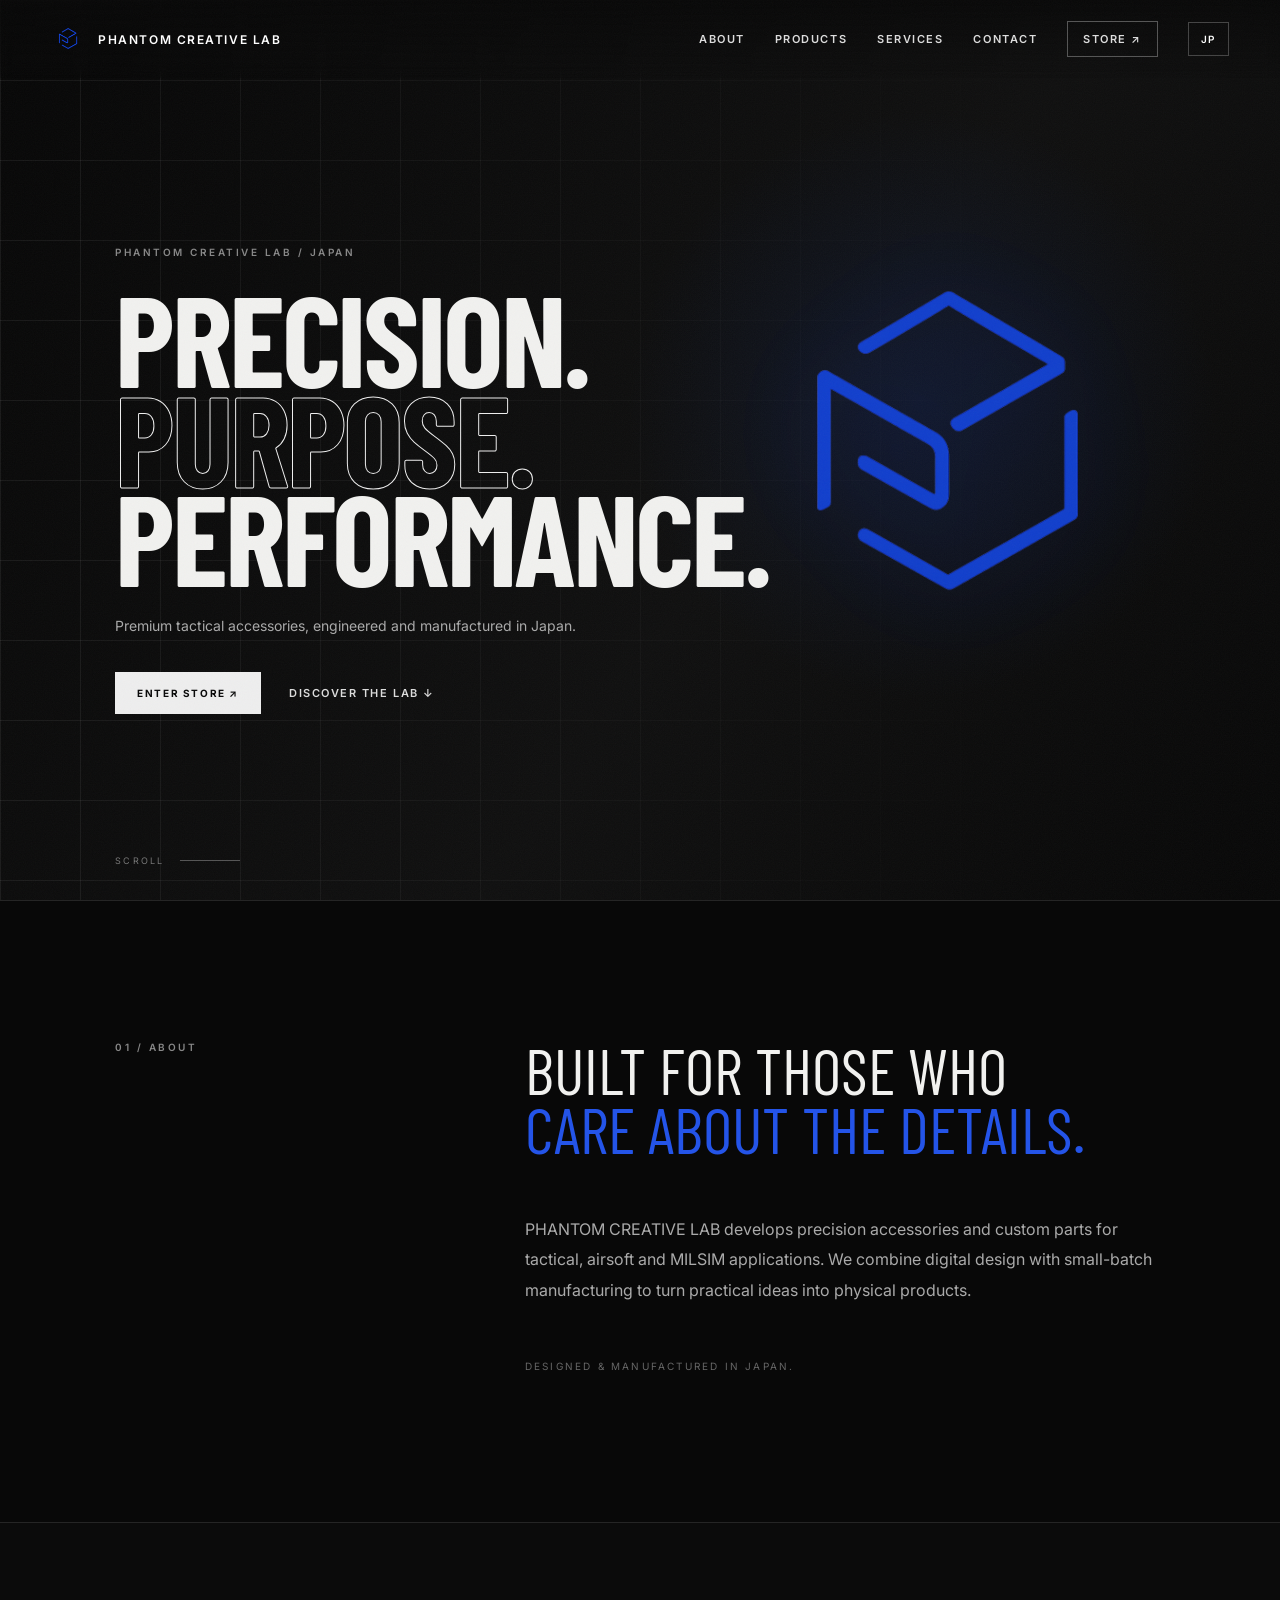
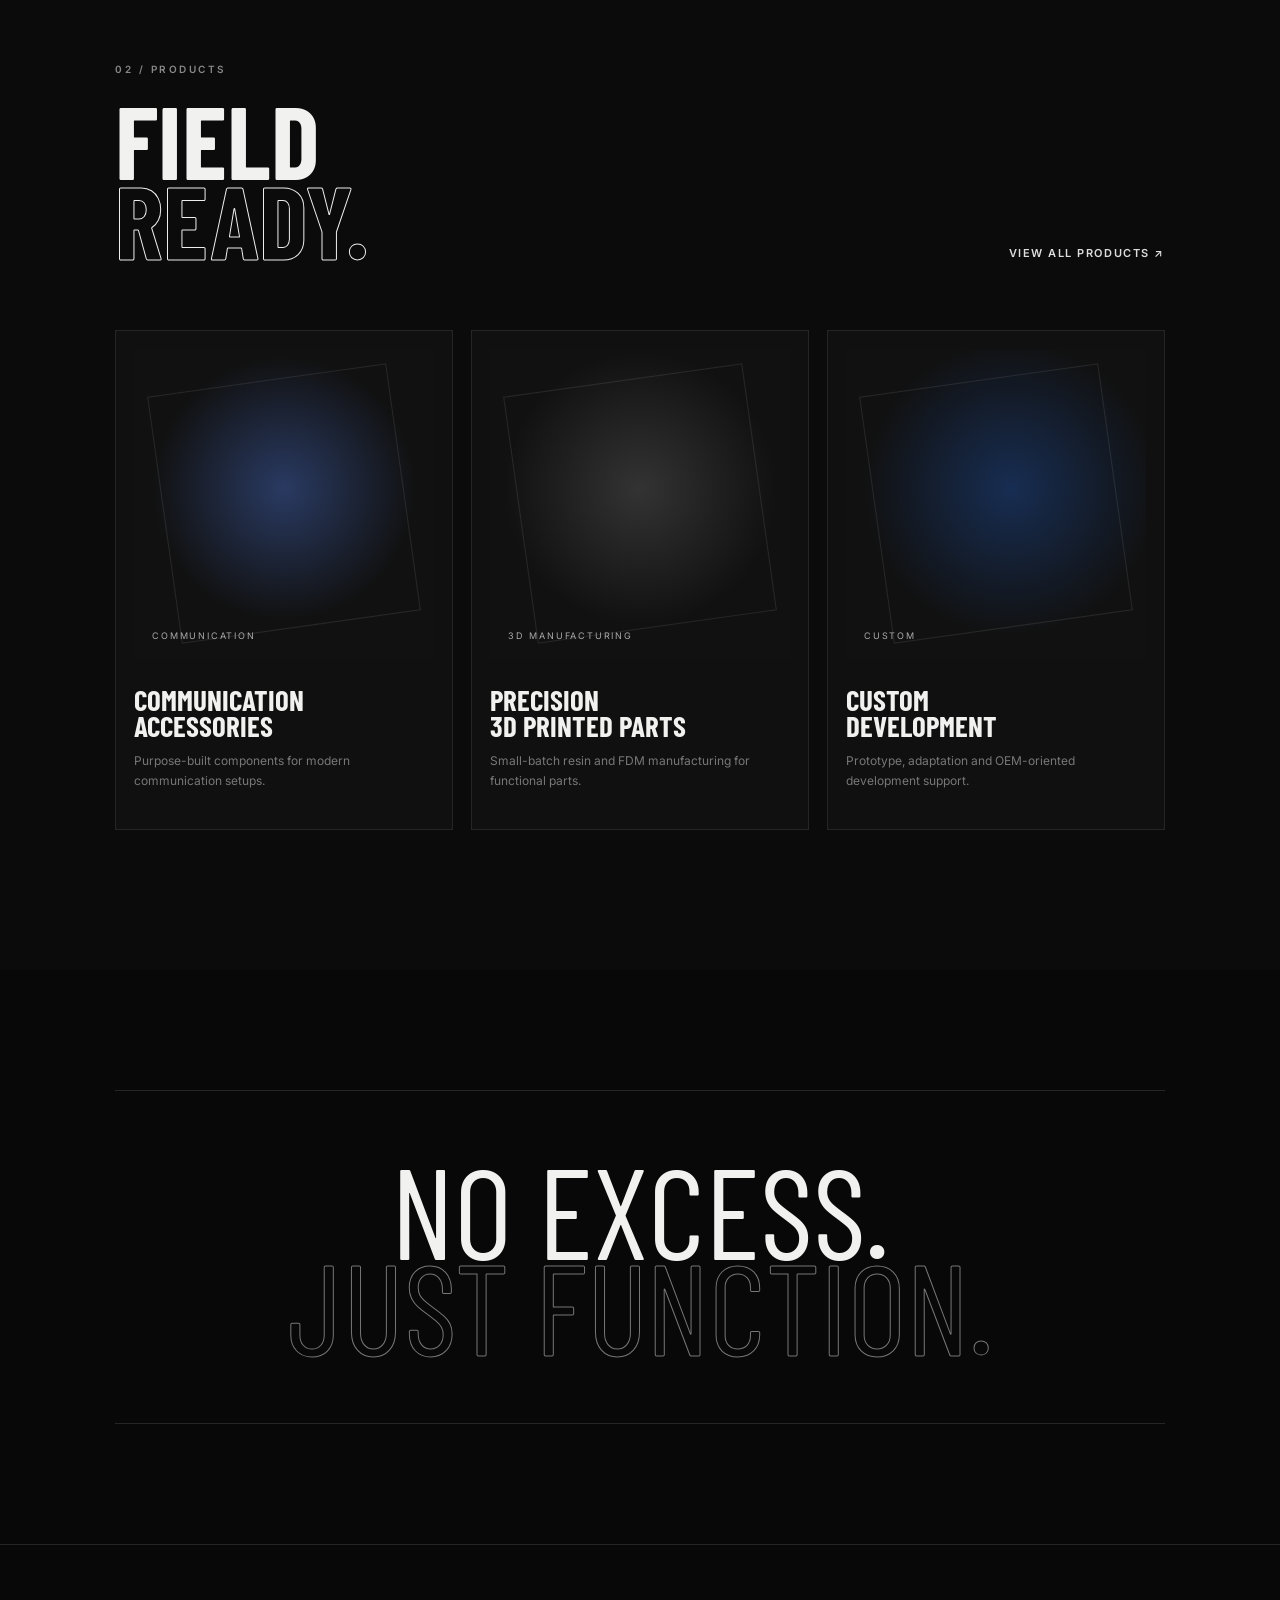
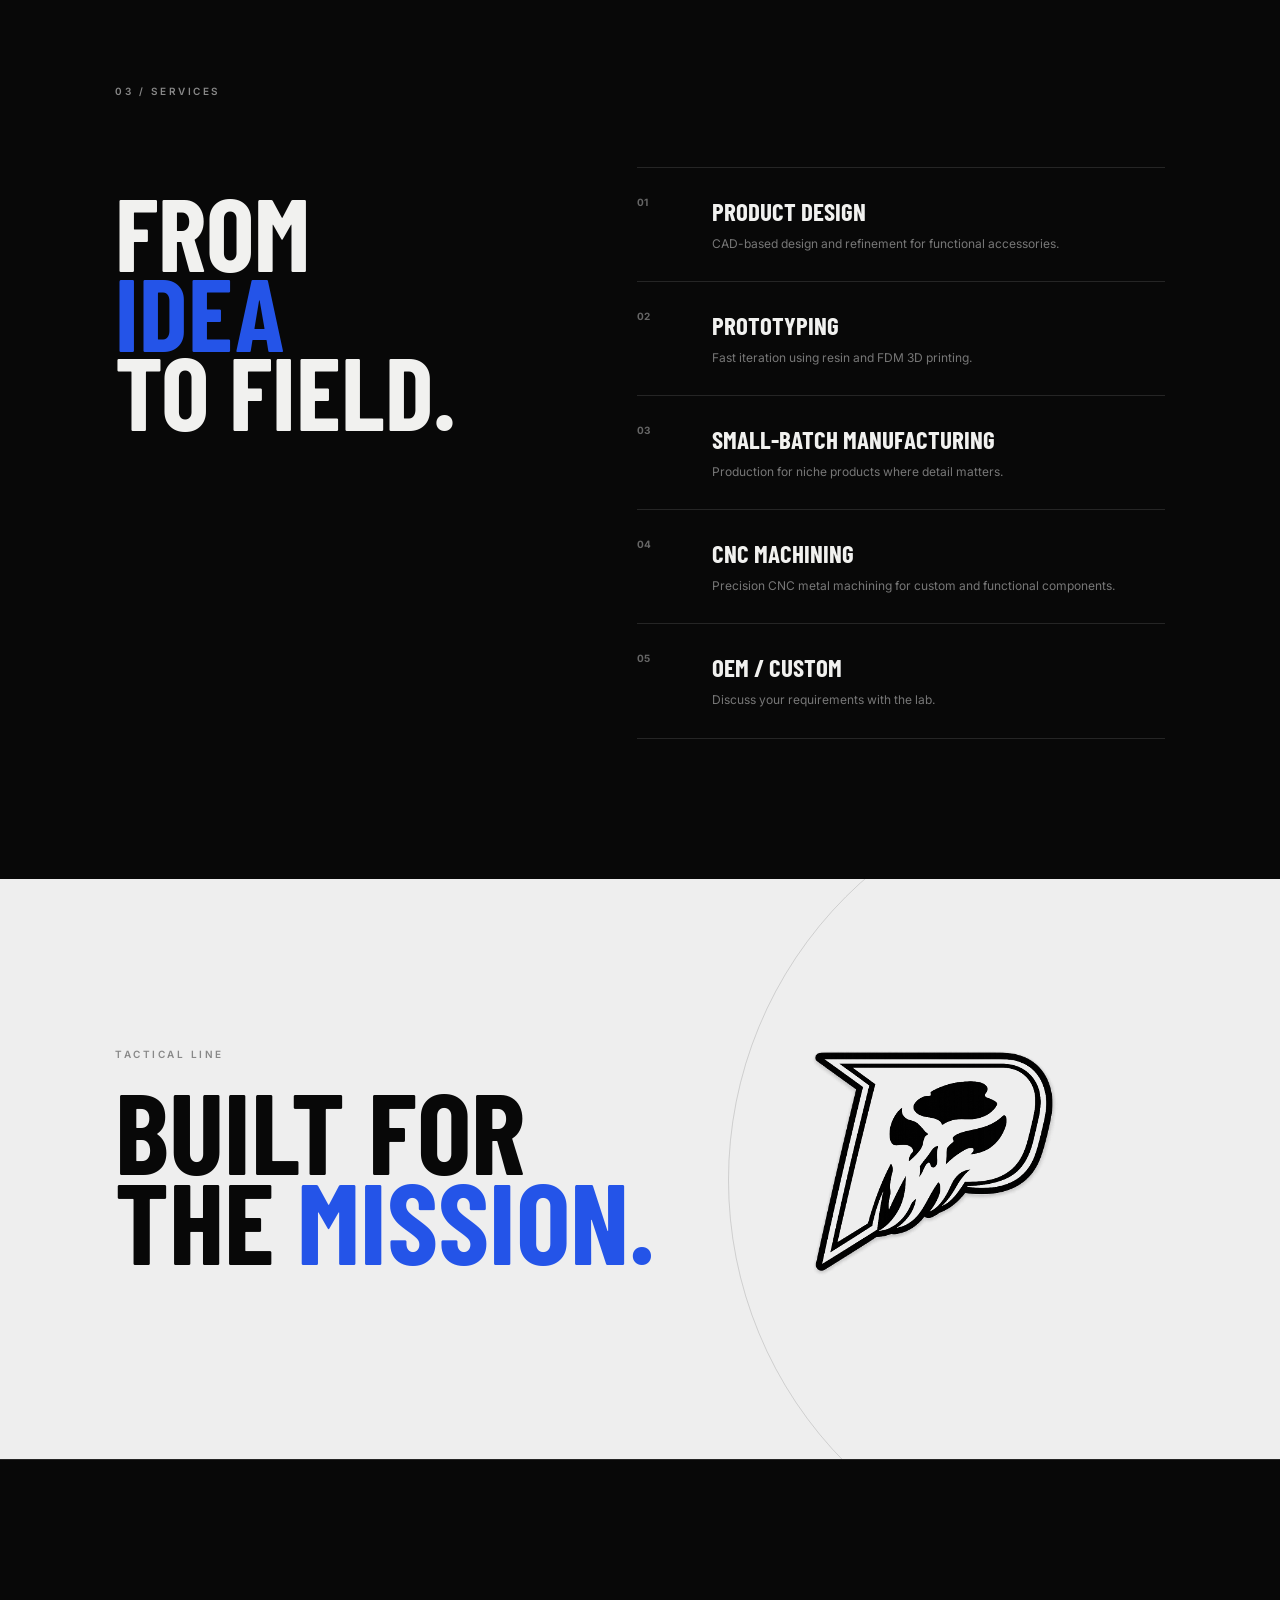
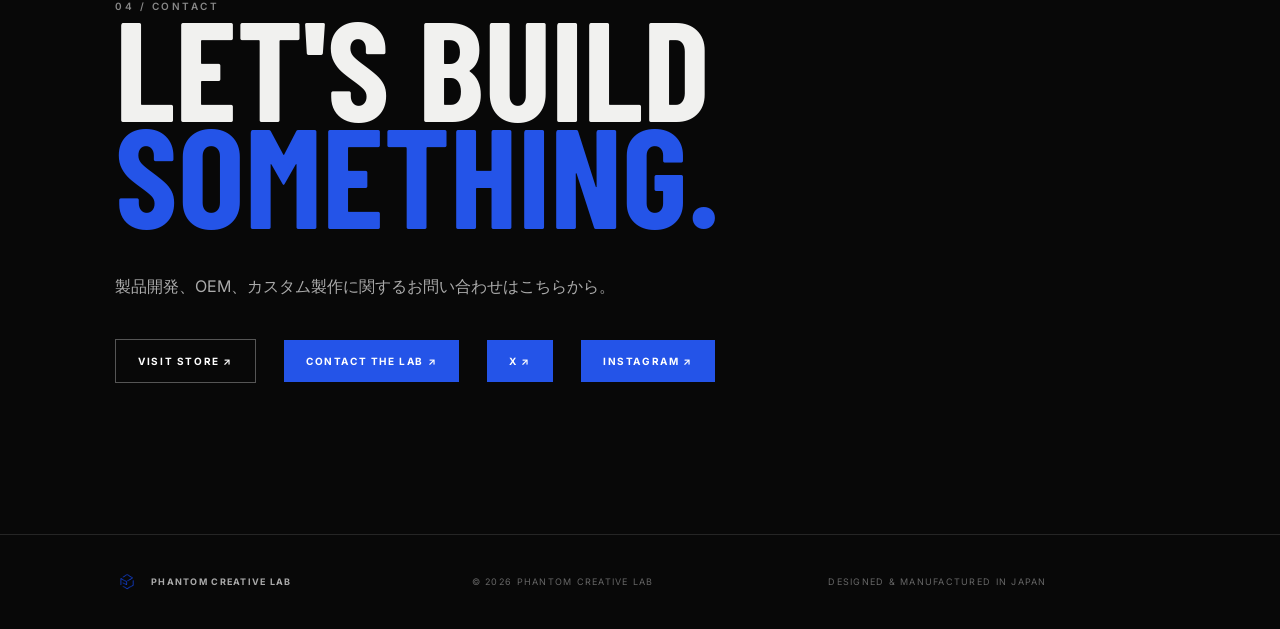
<file: index.html>
<!doctype html>
<html lang="en">
<head>
<meta charset="utf-8">
<meta name="viewport" content="width=device-width,initial-scale=1">
<meta name="description" content="PHANTOM CREATIVE LAB — Premium tactical accessories designed and manufactured in Japan.">
<title>PHANTOM CREATIVE LAB</title>
<link rel="stylesheet" href="style.css">
</head>
<body>
<div class="noise"></div>
<header class="site-header">
  <a class="brand" href="#top"><img src="assets/logo-p.png" alt="PHANTOM CREATIVE LAB"><span>PHANTOM CREATIVE LAB</span></a>
  <button class="menu-toggle" aria-label="Menu"><i></i><i></i></button>
  <nav class="nav">
    <a href="#about">ABOUT</a><a href="#products">PRODUCTS</a><a href="#services">SERVICES</a><a href="#contact">CONTACT</a>
    <a class="nav-store" href="https://phantomlabs.base.shop/" target="_blank" rel="noopener">STORE ↗</a><a class="lang-switch" href="/jp/?lang=jp">JP</a>
  </nav>
</header>

<main id="top">
<section class="hero">
  <div class="grid"></div>
  <div class="hero-copy reveal">
    <div class="eyebrow">PHANTOM CREATIVE LAB / JAPAN</div>
    <h1>PRECISION.<br><em>PURPOSE.</em><br>PERFORMANCE.</h1>
    <p>Premium tactical accessories, engineered and manufactured in Japan.</p>
    <div class="actions"><a class="btn light" href="https://phantomlabs.base.shop/" target="_blank" rel="noopener">ENTER STORE ↗</a><a class="link" href="#about">DISCOVER THE LAB ↓</a></div>
  </div>
  <div class="hero-mark"><img src="assets/logo-p.png" alt=""></div>
  <div class="scroll">SCROLL <span></span></div>
</section>

<section id="about" class="section about">
  <div class="kicker">01 / ABOUT</div>
  <div class="copy reveal">
    <p class="big">BUILT FOR THOSE WHO<br><span>CARE ABOUT THE DETAILS.</span></p>
    <p>PHANTOM CREATIVE LAB develops precision accessories and custom parts for tactical, airsoft and MILSIM applications. We combine digital design with small-batch manufacturing to turn practical ideas into physical products.</p>
    <p class="muted">DESIGNED &amp; MANUFACTURED IN JAPAN.</p>
  </div>
</section>

<section id="products" class="section products">
  <div class="section-head"><div><div class="kicker">02 / PRODUCTS</div><h2>FIELD<br><span>READY.</span></h2></div>
  <a class="link" href="https://phantomlabs.base.shop/" target="_blank" rel="noopener">VIEW ALL PRODUCTS ↗</a></div>
  <div class="product-grid">
    <article class="card reveal"><div class="num">01</div><div class="visual v1"><span>COMMUNICATION</span></div><h3>COMMUNICATION<br>ACCESSORIES</h3><p>Purpose-built components for modern communication setups.</p></article>
    <article class="card reveal"><div class="num">02</div><div class="visual v2"><span>3D MANUFACTURING</span></div><h3>PRECISION<br>3D PRINTED PARTS</h3><p>Small-batch resin and FDM manufacturing for functional parts.</p></article>
    <article class="card reveal"><div class="num">03</div><div class="visual v3"><span>CUSTOM</span></div><h3>CUSTOM<br>DEVELOPMENT</h3><p>Prototype, adaptation and OEM-oriented development support.</p></article>
  </div>
</section>

<section class="manifesto"><div class="rule"></div><p class="reveal">NO EXCESS.<br><span>JUST FUNCTION.</span></p><div class="rule"></div></section>

<section id="services" class="section services">
  <div class="kicker">03 / SERVICES</div>
  <div class="service-layout">
    <h2>FROM<br><span>IDEA</span><br>TO FIELD.</h2>
    <div class="service-list">
      <div class="service"><b>01</b><div><h3>PRODUCT DESIGN</h3><p>CAD-based design and refinement for functional accessories.</p></div></div>
      <div class="service"><b>02</b><div><h3>PROTOTYPING</h3><p>Fast iteration using resin and FDM 3D printing.</p></div></div>
      <div class="service"><b>03</b><div><h3>SMALL-BATCH MANUFACTURING</h3><p>Production for niche products where detail matters.</p></div></div>
      <div class="service"><b>04</b><div><h3>CNC MACHINING</h3><p>Precision CNC metal machining for custom and functional components.</p></div></div>
      <div class="service"><b>05</b><div><h3>OEM / CUSTOM</h3><p>Discuss your requirements with the lab.</p></div></div>
    </div>
  </div>
</section>

<section class="tactical">
  <div><div class="kicker">TACTICAL LINE</div><h2>BUILT FOR<br>THE <span>MISSION.</span></h2></div>
  <img src="assets/logo-skull.png" alt="PHANTOM tactical mark">
</section>

<section id="contact" class="section contact">
  <div class="kicker">04 / CONTACT</div>
  <div class="copy reveal">
    <h2>LET'S BUILD<br><span>SOMETHING.</span></h2>
    <p>製品開発、OEM、カスタム製作に関するお問い合わせはこちらから。</p>

    <div class="actions">
      <a class="btn outline" href="https://phantomlabs.base.shop/" target="_blank" rel="noopener">VISIT STORE ↗</a>
      <a class="btn blue" href="mailto【info@phantomcreativelab.com】">CONTACT THE LAB ↗</a>
      <a class="btn blue" href="https://x.com/phantom_lab_" target="_blank" rel="noopener">X ↗</a>
      <a class="btn blue" href="https://www.instagram.com/phantom_lab__/" target="_blank" rel="noopener">INSTAGRAM ↗</a>
    </div>
  </div>
</section>
</main>

<footer><div class="footer-brand"><img src="assets/logo-p.png" alt=""><strong>PHANTOM CREATIVE LAB</strong></div><div>© 2026 PHANTOM CREATIVE LAB</div><div>DESIGNED &amp; MANUFACTURED IN JAPAN</div></footer>
<script src="script.js"></script>
</body>
</html>
</file>
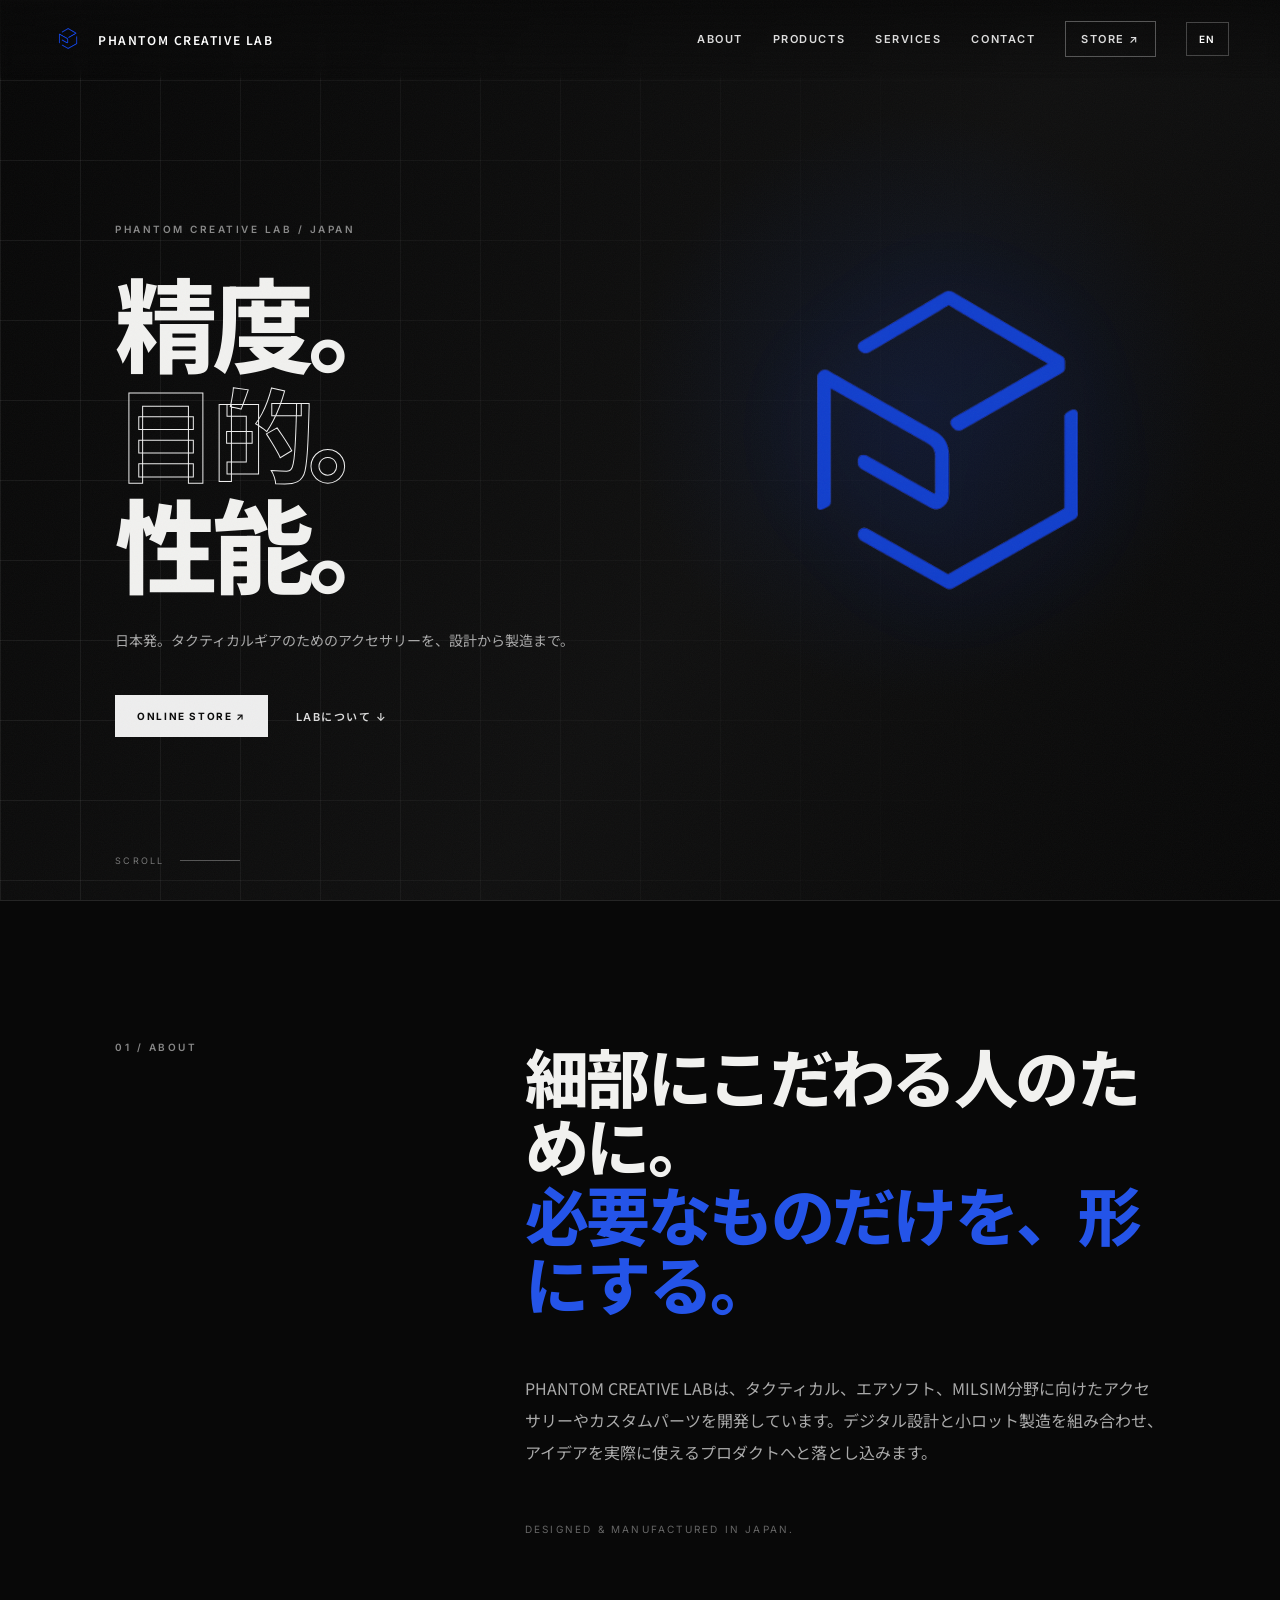
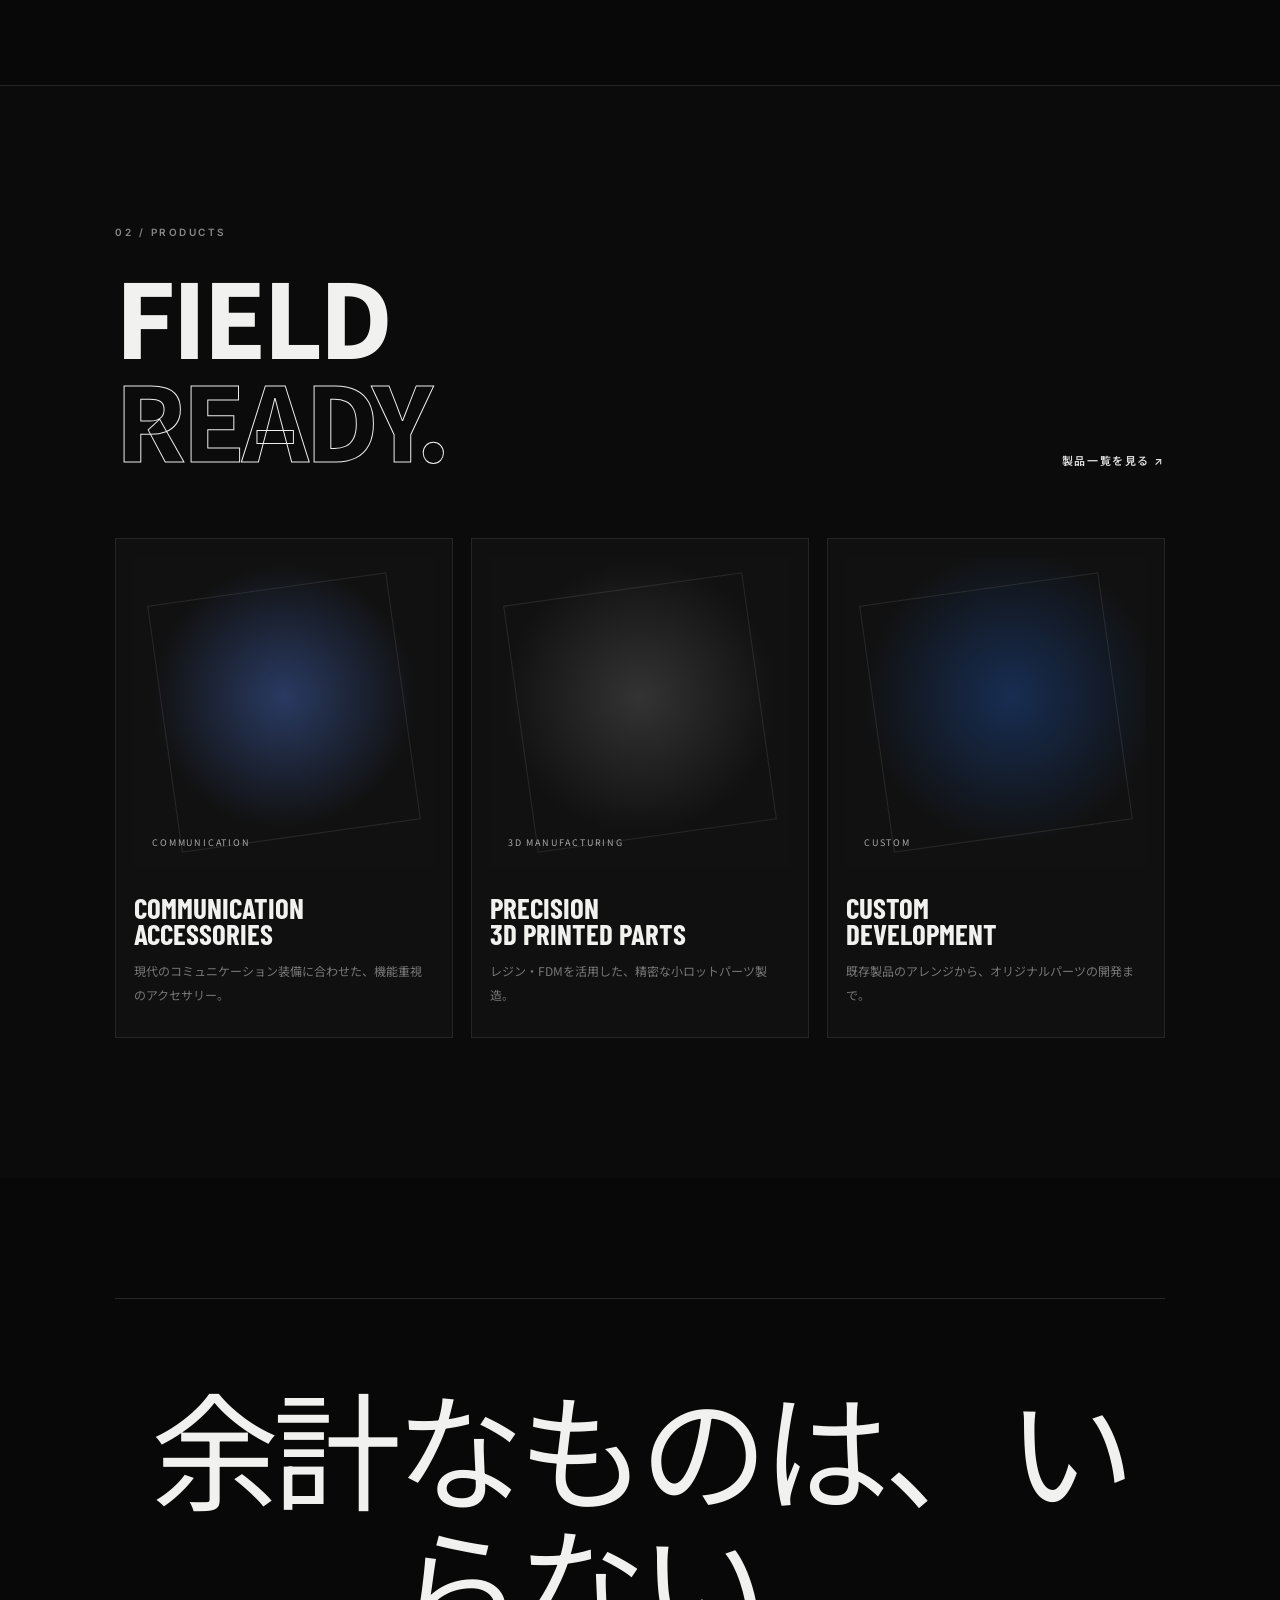
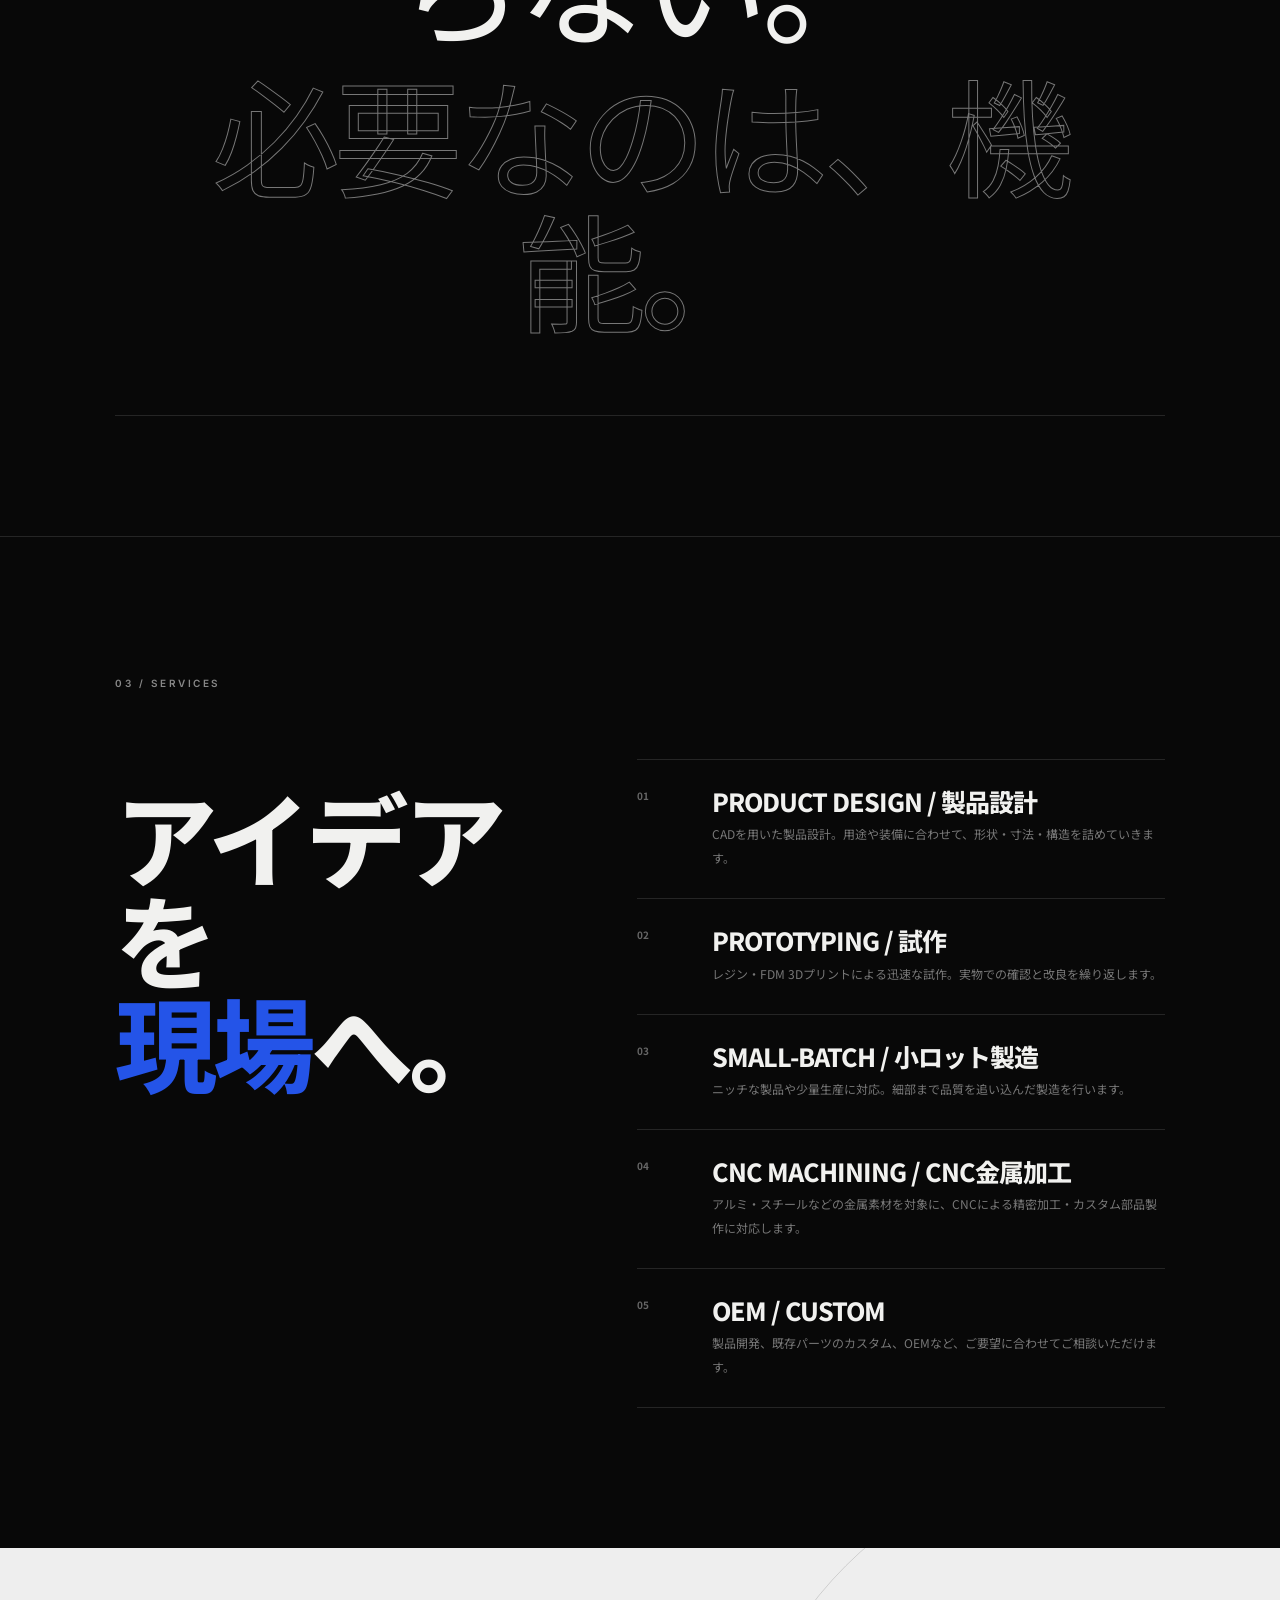
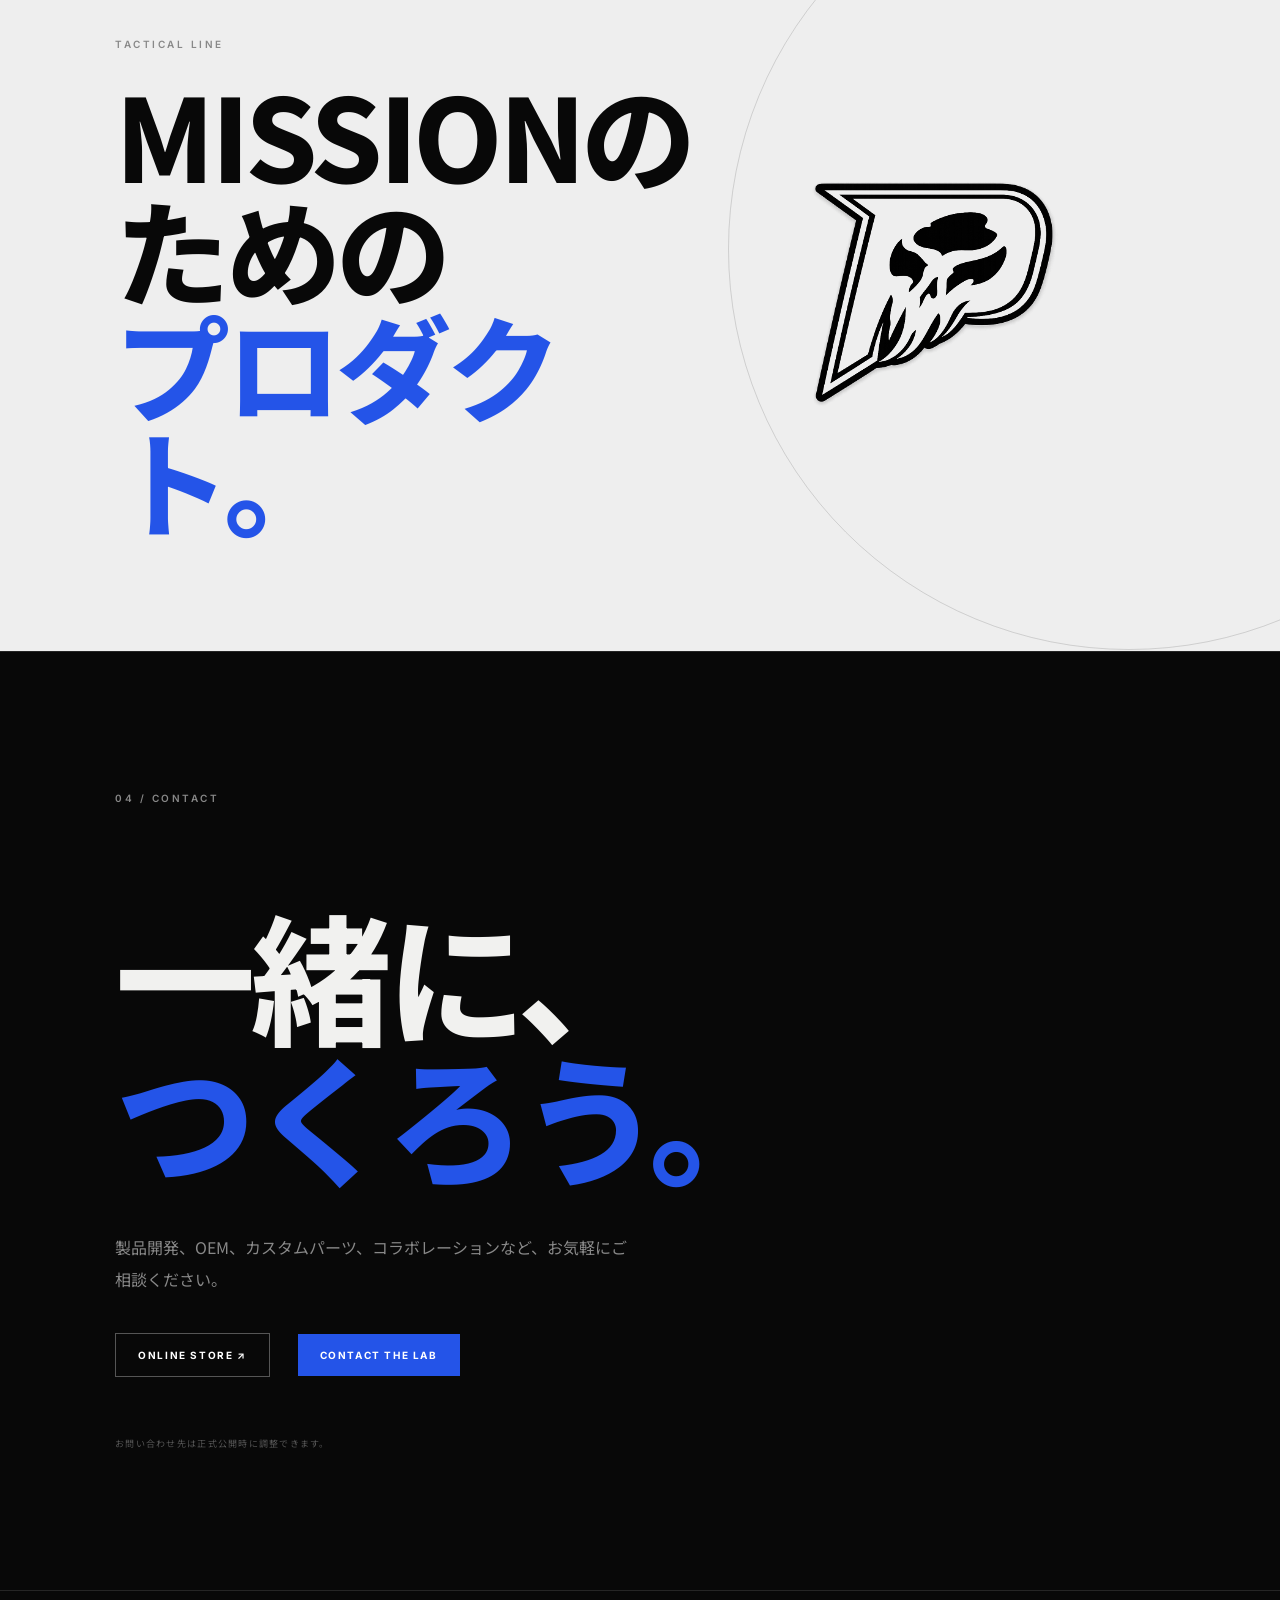
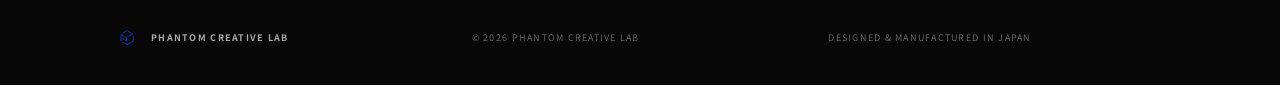
<file: jp/index.html>
<!doctype html>
<html lang="ja">
<head>
<meta charset="utf-8">
<meta name="viewport" content="width=device-width,initial-scale=1">
<meta name="description" content="PHANTOM CREATIVE LAB — 日本発のタクティカルアクセサリー・プロダクト開発。設計、3Dプリント、小ロット製造、CNC金属加工、OEM・カスタム開発。">
<title>PHANTOM CREATIVE LAB — 日本語</title>
<link rel="stylesheet" href="../style.css">
</head>
<body class="jp-body">
<div class="noise"></div>
<header class="site-header">
  <a class="brand" href="/jp/"><img src="../assets/logo-p.png" alt="PHANTOM CREATIVE LAB"><span>PHANTOM CREATIVE LAB</span></a>
  <button class="menu-toggle" aria-label="メニュー"><i></i><i></i></button>
  <nav class="nav">
    <a href="#about">ABOUT</a><a href="#products">PRODUCTS</a><a href="#services">SERVICES</a><a href="#contact">CONTACT</a>
    <a class="nav-store" href="https://phantomlabs.base.shop/" target="_blank" rel="noopener">STORE ↗</a><a class="lang-switch" href="/?lang=en">EN</a>
  </nav>
</header>
<main id="top">
<section class="hero">
  <div class="grid"></div>
  <div class="hero-copy reveal">
    <div class="eyebrow">PHANTOM CREATIVE LAB / JAPAN</div>
    <h1>精度。<br><em>目的。</em><br>性能。</h1>
    <p>日本発。タクティカルギアのためのアクセサリーを、設計から製造まで。</p>
    <div class="actions"><a class="btn light" href="https://phantomlabs.base.shop/" target="_blank" rel="noopener">ONLINE STORE ↗</a><a class="link" href="#about">LABについて ↓</a></div>
  </div>
  <div class="hero-mark"><img src="../assets/logo-p.png" alt=""></div>
  <div class="scroll">SCROLL <span></span></div>
</section>

<section id="about" class="section about">
  <div class="kicker">01 / ABOUT</div>
  <div class="copy reveal">
    <p class="big">細部にこだわる人のために。<br><span>必要なものだけを、形にする。</span></p>
    <p>PHANTOM CREATIVE LABは、タクティカル、エアソフト、MILSIM分野に向けたアクセサリーやカスタムパーツを開発しています。デジタル設計と小ロット製造を組み合わせ、アイデアを実際に使えるプロダクトへと落とし込みます。</p>
    <p class="muted">DESIGNED &amp; MANUFACTURED IN JAPAN.</p>
  </div>
</section>

<section id="products" class="section products">
  <div class="section-head"><div><div class="kicker">02 / PRODUCTS</div><h2>FIELD<br><span>READY.</span></h2></div>
  <a class="link" href="https://phantomlabs.base.shop/" target="_blank" rel="noopener">製品一覧を見る ↗</a></div>
  <div class="product-grid">
    <article class="card reveal"><div class="num">01</div><div class="visual v1"><span>COMMUNICATION</span></div><h3>COMMUNICATION<br>ACCESSORIES</h3><p>現代のコミュニケーション装備に合わせた、機能重視のアクセサリー。</p></article>
    <article class="card reveal"><div class="num">02</div><div class="visual v2"><span>3D MANUFACTURING</span></div><h3>PRECISION<br>3D PRINTED PARTS</h3><p>レジン・FDMを活用した、精密な小ロットパーツ製造。</p></article>
    <article class="card reveal"><div class="num">03</div><div class="visual v3"><span>CUSTOM</span></div><h3>CUSTOM<br>DEVELOPMENT</h3><p>既存製品のアレンジから、オリジナルパーツの開発まで。</p></article>
  </div>
</section>

<section class="manifesto"><div class="rule"></div><p class="reveal">余計なものは、いらない。<br><span>必要なのは、機能。</span></p><div class="rule"></div></section>

<section id="services" class="section services">
  <div class="kicker">03 / SERVICES</div>
  <div class="service-layout">
    <h2>アイデアを<br><span>現場</span>へ。</h2>
    <div class="service-list">
      <div class="service"><b>01</b><div><h3>PRODUCT DESIGN / 製品設計</h3><p>CADを用いた製品設計。用途や装備に合わせて、形状・寸法・構造を詰めていきます。</p></div></div>
      <div class="service"><b>02</b><div><h3>PROTOTYPING / 試作</h3><p>レジン・FDM 3Dプリントによる迅速な試作。実物での確認と改良を繰り返します。</p></div></div>
      <div class="service"><b>03</b><div><h3>SMALL-BATCH / 小ロット製造</h3><p>ニッチな製品や少量生産に対応。細部まで品質を追い込んだ製造を行います。</p></div></div>
      <div class="service"><b>04</b><div><h3>CNC MACHINING / CNC金属加工</h3><p>アルミ・スチールなどの金属素材を対象に、CNCによる精密加工・カスタム部品製作に対応します。</p></div></div>
      <div class="service"><b>05</b><div><h3>OEM / CUSTOM</h3><p>製品開発、既存パーツのカスタム、OEMなど、ご要望に合わせてご相談いただけます。</p></div></div>
    </div>
  </div>
</section>

<section class="tactical">
  <div><div class="kicker">TACTICAL LINE</div><h2>MISSIONのための<br><span>プロダクト。</span></h2></div>
  <img src="../assets/logo-skull.png" alt="PHANTOM tactical mark">
</section>

<section id="contact" class="section contact">
  <div class="kicker">04 / CONTACT</div>
  <div class="contact-copy reveal"><h2>一緒に、<br><span>つくろう。</span></h2><p>製品開発、OEM、カスタムパーツ、コラボレーションなど、お気軽にご相談ください。</p>
  <div class="actions"><a class="btn outline" href="https://phantomlabs.base.shop/" target="_blank" rel="noopener">ONLINE STORE ↗</a><a class="btn blue" href="mailto:contact@phantomcreativelab.com">CONTACT THE LAB</a></div>
  <small>お問い合わせ先は正式公開時に調整できます。</small></div>
</section>
</main>
<footer><div class="footer-brand"><img src="../assets/logo-p.png" alt=""><strong>PHANTOM CREATIVE LAB</strong></div><div>© 2026 PHANTOM CREATIVE LAB</div><div>DESIGNED &amp; MANUFACTURED IN JAPAN</div></footer>
<script src="../script.js"></script>
</body>
</html>
</file>
<file: style.css>
@import url('https://fonts.googleapis.com/css2?family=Barlow+Condensed:wght@400;500;600;700;800&family=Inter:wght@400;500;600&family=Noto+Sans+JP:wght@400;500;600;700;800;900&display=swap');
:root{--bg:#080808;--fg:#f1f1ef;--muted:#888;--line:#252525;--blue:#2454e8}*{box-sizing:border-box}html{scroll-behavior:smooth}body{margin:0;background:var(--bg);color:var(--fg);font-family:Inter,Arial,sans-serif;overflow-x:hidden}.noise{position:fixed;inset:0;pointer-events:none;z-index:50;opacity:.035;background-image:url("data:image/svg+xml,%3Csvg xmlns='http://www.w3.org/2000/svg' width='180' height='180'%3E%3Cfilter id='n'%3E%3CfeTurbulence baseFrequency='.9' numOctaves='4' stitchTiles='stitch' type='fractalNoise'/%3E%3C/filter%3E%3Crect width='100%25' height='100%25' filter='url(%23n)'/%3E%3C/svg%3E")}.site-header{position:fixed;z-index:40;top:0;left:0;right:0;height:78px;padding:0 4vw;display:flex;align-items:center;justify-content:space-between;background:linear-gradient(#080808dd,transparent);backdrop-filter:blur(7px)}.brand{display:flex;align-items:center;gap:13px;color:#fff;text-decoration:none;font-size:12px;font-weight:600;letter-spacing:.13em}.brand img{width:34px;height:34px;object-fit:contain}.nav{display:flex;gap:30px;align-items:center}.nav a,.link{color:#ddd;text-decoration:none;font-size:11px;font-weight:600;letter-spacing:.14em}.nav-store{border:1px solid #555;padding:10px 15px}.menu-toggle{display:none;background:none;border:0}.hero{min-height:100vh;position:relative;display:flex;align-items:center;padding:140px 9vw 80px;overflow:hidden;background:radial-gradient(circle at 72% 45%,#14285b55,transparent 28%),linear-gradient(125deg,#070707,#101010 58%,#080808)}.grid{position:absolute;inset:0;background-image:linear-gradient(#fff1 1px,transparent 1px),linear-gradient(90deg,#fff1 1px,transparent 1px);background-size:80px 80px;mask-image:linear-gradient(90deg,#000,transparent 85%)}.hero-copy{position:relative;z-index:2;max-width:780px}.eyebrow,.kicker{font-size:10px;letter-spacing:.25em;color:#888;font-weight:600}.hero h1{font-family:"Barlow Condensed",Impact,sans-serif;font-size:clamp(72px,10vw,150px);line-height:.78;letter-spacing:-.025em;margin:30px 0}.hero h1 em{font-style:normal;color:transparent;-webkit-text-stroke:1px #eee}.hero p{color:#aaa;max-width:480px;font-size:14px}.actions{display:flex;align-items:center;gap:28px;margin-top:38px}.btn{display:inline-flex;align-items:center;padding:15px 22px;text-decoration:none;font-size:10px;font-weight:700;letter-spacing:.16em}.light{background:#eee;color:#090909}.outline{border:1px solid #555;color:#fff}.blue{background:var(--blue);color:#fff}.hero-mark{position:absolute;right:7vw;top:50%;transform:translateY(-50%);width:min(38vw,510px);opacity:.9}.hero-mark img{width:100%;filter:drop-shadow(0 0 50px #1748ff33)}.scroll{position:absolute;bottom:34px;left:9vw;font-size:9px;letter-spacing:.25em;color:#777;display:flex;align-items:center;gap:15px}.scroll span{display:block;width:60px;height:1px;background:#555}.section{padding:140px 9vw;border-top:1px solid var(--line)}.about{display:grid;grid-template-columns:1fr 2fr;gap:7vw}.copy{max-width:760px}.big{font-family:"Barlow Condensed",Impact,sans-serif;font-size:clamp(42px,5vw,76px);line-height:.92;margin:0 0 55px}.big span,.service-layout h2 span,.contact h2 span,.tactical span{color:var(--blue)}.copy>p:not(.big):not(.muted){color:#aaa;max-width:650px;line-height:1.9}.muted{font-size:10px;letter-spacing:.22em;color:#666;margin-top:55px}.products{background:#0b0b0b}.section-head{display:flex;justify-content:space-between;align-items:end;margin-bottom:70px}.section-head h2,.service-layout h2{font-family:"Barlow Condensed",Impact,sans-serif;font-size:clamp(60px,8vw,120px);line-height:.78;margin:25px 0 0}.section-head h2 span{color:transparent;-webkit-text-stroke:1px #eee}.product-grid{display:grid;grid-template-columns:repeat(3,1fr);gap:18px}.card{border:1px solid var(--line);background:#101010;padding:18px;min-height:500px;position:relative;transition:.4s}.card:hover{transform:translateY(-7px);border-color:#444}.num{position:absolute;top:22px;left:22px;font-size:10px;color:#777;letter-spacing:.2em}.visual{height:310px;margin-bottom:28px;display:flex;align-items:end;padding:18px;background:#151515;overflow:hidden;position:relative}.visual:before{content:"";position:absolute;inset:15%;border:1px solid #ffffff16;transform:rotate(-8deg) scale(1.15)}.v1{background:radial-gradient(circle at 50% 45%,#293a62,#111 58%)}.v2{background:radial-gradient(circle at 50% 45%,#333,#111 60%)}.v3{background:radial-gradient(circle at 55% 45%,#172d52,#111 62%)}.visual span{position:relative;font-size:9px;letter-spacing:.2em;color:#aaa}.card h3{font-family:"Barlow Condensed",Impact,sans-serif;font-size:29px;line-height:.9;margin:0}.card p{font-size:12px;color:#777;line-height:1.7}.manifesto{padding:120px 9vw;text-align:center}.rule{height:1px;background:var(--line)}.manifesto p{font-family:"Barlow Condensed",Impact,sans-serif;font-size:clamp(58px,10vw,150px);line-height:.75;margin:70px 0}.manifesto p span{color:transparent;-webkit-text-stroke:1px #777}.service-layout{display:grid;grid-template-columns:1fr 1.3fr;gap:9vw;margin-top:70px}.service-list{border-top:1px solid var(--line)}.service{display:grid;grid-template-columns:55px 1fr;gap:20px;padding:28px 0;border-bottom:1px solid var(--line)}.service>b{color:#666;font-size:10px}.service h3{font-family:"Barlow Condensed",Impact,sans-serif;font-size:25px;margin:0 0 8px}.service p{color:#777;font-size:12px;margin:0;line-height:1.6}.tactical{min-height:580px;position:relative;display:flex;align-items:center;justify-content:space-between;padding:90px 9vw;background:#eee;color:#080808;overflow:hidden}.tactical:before{content:"";position:absolute;width:800px;height:800px;border:1px solid #0002;border-radius:50%;right:-250px;top:-100px}.tactical h2{font-family:"Barlow Condensed",Impact,sans-serif;font-size:clamp(65px,9vw,140px);line-height:.78;margin:25px 0}.tactical img{position:relative;z-index:2;width:min(38vw,470px);mix-blend-mode:multiply;filter:contrast(1.15)}.contact{min-height:75vh}.contact-copy{padding-top:100px}.contact h2{font-family:"Barlow Condensed",Impact,sans-serif;font-size:clamp(75px,11vw,170px);line-height:.76;margin:0}.contact p{color:#888;max-width:520px;line-height:1.8;margin:45px 0 30px}.contact small{display:block;margin-top:60px;color:#555;font-size:9px;letter-spacing:.14em}footer{border-top:1px solid var(--line);padding:35px 9vw;display:grid;grid-template-columns:1fr 1fr 1fr;gap:20px;color:#666;font-size:9px;letter-spacing:.14em;align-items:center}.footer-brand{display:flex;align-items:center;gap:12px;color:#aaa}.footer-brand img{width:24px;height:24px}.reveal{opacity:0;transform:translateY(30px);transition:opacity .8s,transform .8s}.reveal.visible{opacity:1;transform:none}
@media(max-width:800px){.site-header{height:65px;padding:0 6vw}.brand span{display:none}.nav{position:fixed;inset:65px 0 auto 0;background:#090909;padding:30px 6vw;display:none;flex-direction:column;align-items:flex-start;gap:25px;border-bottom:1px solid #222}.nav.open{display:flex}.menu-toggle{display:flex;flex-direction:column;gap:6px}.menu-toggle i{display:block;width:24px;height:1px;background:#fff}.hero{padding:130px 6vw 70px;min-height:100svh}.hero-mark{right:-20vw;top:48%;width:75vw;opacity:.25}.hero h1{font-size:clamp(66px,18vw,115px)}.actions{align-items:flex-start;flex-direction:column;gap:20px}.section{padding:95px 6vw}.about,.service-layout{grid-template-columns:1fr;gap:55px}.product-grid{grid-template-columns:1fr}.card{min-height:auto}.visual{height:280px}.section-head{align-items:flex-start;gap:35px;flex-direction:column}.tactical{padding:80px 6vw;min-height:500px}.tactical img{position:absolute;right:-18%;width:80vw;opacity:.22}.contact-copy{padding-top:65px}.contact .actions{flex-direction:column;align-items:flex-start}footer{padding:30px 6vw;grid-template-columns:1fr;gap:12px}}

.lang-switch{border:1px solid #444;padding:10px 12px;color:#fff!important;font-size:10px!important}.lang-switch:hover{border-color:#888}.jp-body{font-family:'Noto Sans JP',Inter,Arial,sans-serif}.jp-body .hero h1,.jp-body .big,.jp-body .section-head h2,.jp-body .service-layout h2,.jp-body .service h3,.jp-body .manifesto p,.jp-body .tactical h2,.jp-body .contact h2{font-family:'Noto Sans JP','Barlow Condensed',sans-serif;letter-spacing:-.04em}.jp-body .hero h1{font-weight:800;line-height:.95;font-size:clamp(54px,8vw,116px)}.jp-body .big{line-height:1.08;font-weight:800}.jp-body .section-head h2,.jp-body .service-layout h2,.jp-body .tactical h2,.jp-body .contact h2{line-height:1.0;font-weight:800}.jp-body .service h3{font-weight:800;line-height:1.05}.jp-body .eyebrow,.jp-body .kicker,.jp-body .nav a,.jp-body .link,.jp-body .btn,.jp-body .muted,.jp-body .scroll{font-family:Inter,'Noto Sans JP',sans-serif}.jp-body .copy>p:not(.big):not(.muted),.jp-body .card p,.jp-body .service p,.jp-body .contact p{line-height:2}.jp-body .hero p{line-height:1.9}.jp-body .hero .actions{margin-top:42px}
@media(max-width:800px){.lang-switch{padding:8px 11px}.jp-body .hero h1{font-size:clamp(48px,13vw,86px)}}
/* Japanese typography fixes */
.jp-body .hero h1 {
  line-height: 1.08;
  letter-spacing: -0.055em;
}

.jp-body .manifesto p {
  line-height: 1.05;
  margin: 80px 0;
  letter-spacing: -0.045em;
}

.jp-body .manifesto p span {
  display: block;
  margin-top: 18px;
}

.jp-body .hero h1 em {
  display: inline-block;
  line-height: 1.08;
}

@media(max-width:800px) {
  .jp-body .hero h1 {
    line-height: 1.08;
    letter-spacing: -0.05em;
  }

  .jp-body .manifesto p {
    line-height: 1.08;
    margin: 60px 0;
  }

  .jp-body .manifesto p span {
    margin-top: 14px;
  }
}
</file>
